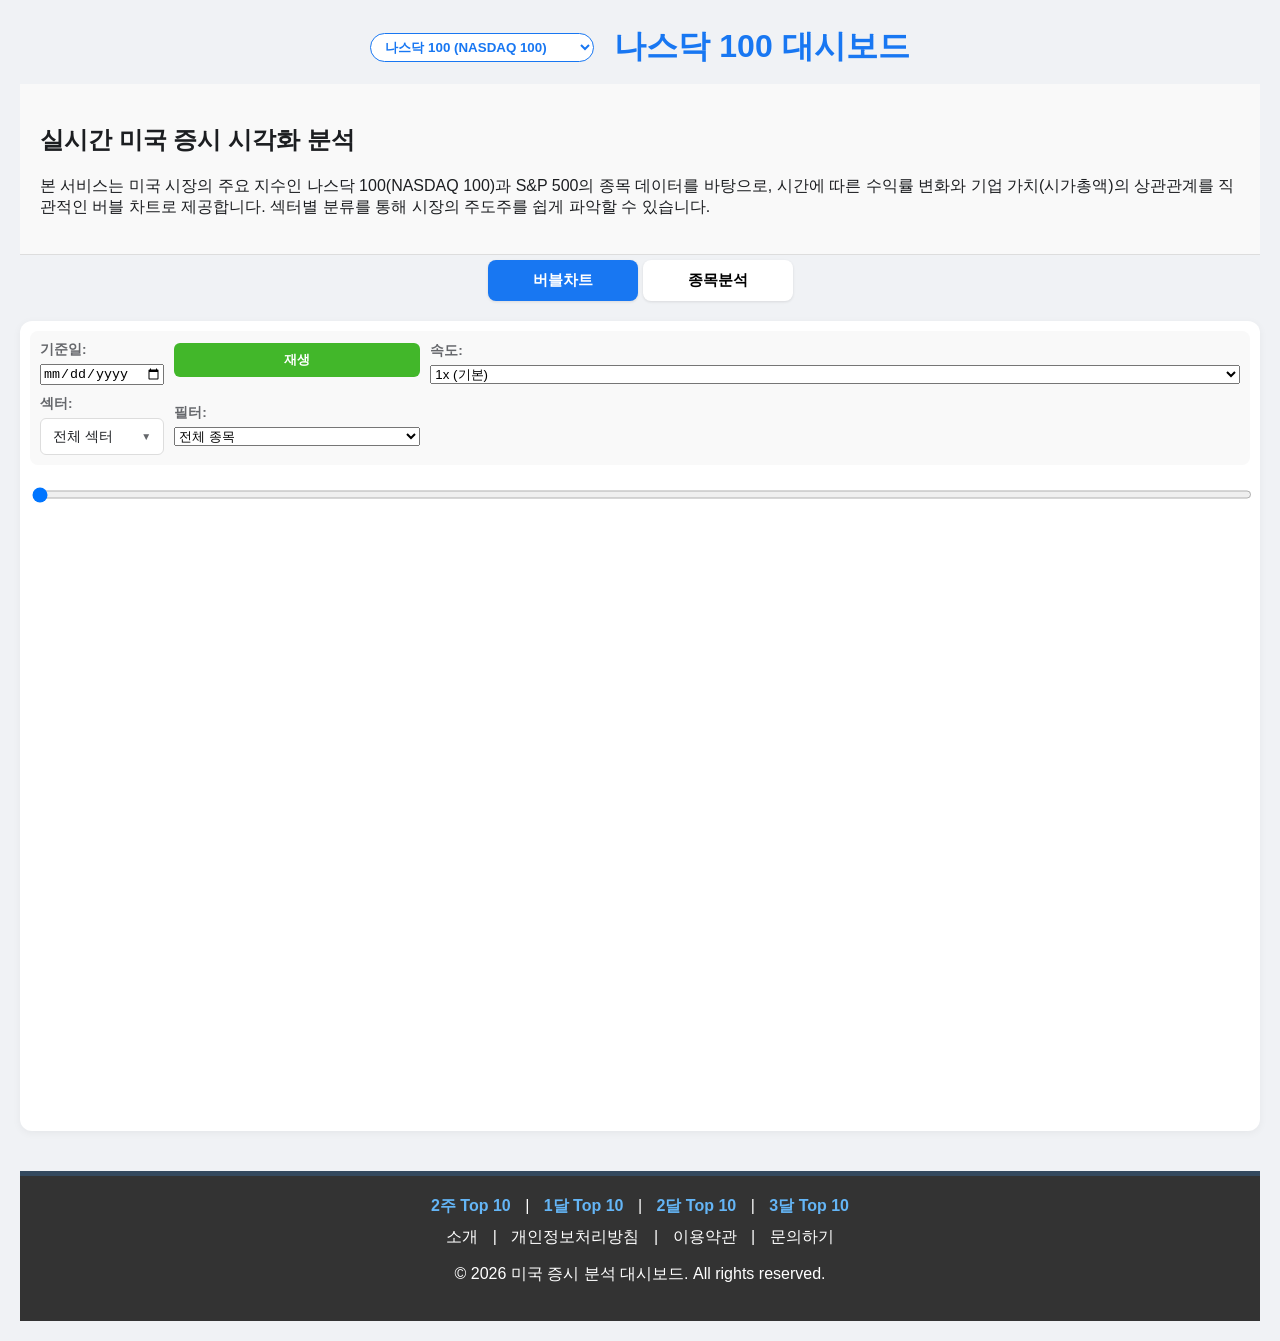
<file: index.html>
<!DOCTYPE html>
<html lang="ko">
<head>
    <meta charset="UTF-8">
    <meta name="viewport" content="width=device-width, initial-scale=1.0, maximum-scale=1.0, user-scalable=no">
    <title>미국 증시 분석 대시보드 - 나스닥 100 & S&P 500 시각화</title>
    <meta name="description" content="미국 증시의 나스닥 100, S&P 500 지수 및 개별 종목의 수익률과 시가총액 변화를 무빙 버블 차트로 시각화하여 분석합니다.">
    <script src="https://code.highcharts.com/stock/highstock.js"></script>
    <script src="https://code.highcharts.com/highcharts-more.js"></script>
    <script src="https://code.highcharts.com/stock/modules/data.js"></script>
    <script src="https://code.highcharts.com/stock/modules/exporting.js"></script>
    <script src="https://code.highcharts.com/stock/modules/accessibility.js"></script>
    <link rel="stylesheet" href="style.css">
    <script async src="https://pagead2.googlesyndication.com/pagead/js/adsbygoogle.js?client=ca-pub-3729084296175196"
    crossorigin="anonymous">
    </script>
</head>
<body>
    <header class="dashboard-header">
        <select id="dashboard-select">
            <option value="NASDAQ100">나스닥 100 (NASDAQ 100)</option>
            <option value="SP500">S&P 500 (Standard & Poor's)</option>
            <option value="SP500_EX_NDX">S&P 500 (나스닥 100 제외)</option>
        </select>
        <h1 id="dashboard-title">나스닥 100 대시보드</h1>
    </header>

    <main>
        <section id="service-description" style="padding: 20px; background: #f9f9f9; border-bottom: 1px solid #ddd;">
            <h2>실시간 미국 증시 시각화 분석</h2>
            <p>본 서비스는 미국 시장의 주요 지수인 나스닥 100(NASDAQ 100)과 S&P 500의 종목 데이터를 바탕으로, 시간에 따른 수익률 변화와 기업 가치(시가총액)의 상관관계를 직관적인 버블 차트로 제공합니다. 섹터별 분류를 통해 시장의 주도주를 쉽게 파악할 수 있습니다.</p>
        </section>

        <div class="tabs">
            <button class="tab-link active" onclick="openTab(event, 'bubble-tab')">버블차트</button>
            <button class="tab-link" onclick="openTab(event, 'analysis-tab')">종목분석</button>
        </div>

        <!-- 1. 무빙 버블차트 탭 -->
        <div id="bubble-tab" class="tab-content active">
            <div id="bubble-section">
                <div class="bubble-controls">
                    <div class="control-group">
                        <label>기준일:</label>
                        <input type="date" id="bubble-start-date">
                    </div>
                    <div class="control-group">
                        <button id="play-bubble">재생</button>
                        <span id="current-bubble-date"></span>
                    </div>
                    <div class="control-group">
                        <label>속도:</label>
                        <select id="speed-control">
                            <option value="0.25">0.25x</option>
                            <option value="0.75">0.75x</option>
                            <option value="1" selected>1x (기본)</option>
                            <option value="1.25">1.25x</option>
                            <option value="1.5">1.5x</option>
                            <option value="1.75">1.75x</option>
                            <option value="2">2x</option>
                            <option value="3">3x</option>
                            <option value="4">4x</option>
                        </select>
                    </div>
                    <div class="control-group">
                        <label>섹터:</label>
                        <div class="multi-select" id="sector-multi-select">
                            <div class="select-box" onclick="toggleSectorDropdown()">
                                <span id="selected-sectors-text">전체 섹터</span>
                                <span class="arrow">▼</span>
                            </div>
                            <div class="checkboxes" id="sector-checkboxes">
                                <label><input type="checkbox" value="all" checked onchange="handleSectorChange(this)"> 전체 선택</label>
                                <label><input type="checkbox" value="Mag7" onchange="handleSectorChange(this)"> Mag 7 (빅테크)</label>
                                <label><input type="checkbox" value="Semicon" onchange="handleSectorChange(this)"> 반도체</label>
                                <label><input type="checkbox" value="Software" onchange="handleSectorChange(this)"> 소프트웨어/보안</label>
                                <label><input type="checkbox" value="Consumer" onchange="handleSectorChange(this)"> 소비재/리테일</label>
                                <label><input type="checkbox" value="BioHealth" onchange="handleSectorChange(this)"> 바이오/헬스케어</label>
                                <label><input type="checkbox" value="MediaComm" onchange="handleSectorChange(this)"> 미디어/통신</label>
                                <label><input type="checkbox" value="Financial" onchange="handleSectorChange(this)"> 금융</label>
                                <label><input type="checkbox" value="Energy" onchange="handleSectorChange(this)"> 에너지/화학</label>
                                <label><input type="checkbox" value="Industrial" onchange="handleSectorChange(this)"> 산업재/장비</label>
                                <label><input type="checkbox" value="Transport" onchange="handleSectorChange(this)"> 물류/운송</label>
                                <label><input type="checkbox" value="Utility" onchange="handleSectorChange(this)"> 유틸리티/인프라</label>
                            </div>
                        </div>
                    </div>
                    <div class="control-group">
                        <label>필터:</label>
                        <select id="bubble-filter">
                            <option value="all">전체 종목</option>
                            <optgroup label="섹터 주도주 (Top 5)">
                                <option value="sector-top-1w">기준일 이전 1주 섹터별 Top 5</option>
                                <option value="sector-top-1m">기준일 이전 1달 섹터별 Top 5</option>
                            </optgroup>
                            <optgroup label="시총 변동 (상승 Top 10 - 오늘자 기준)">
                                <option value="mcap-up-1w">최근 1주 상승률 Top 10</option>
                                <option value="mcap-up-2w">최근 2주 상승률 Top 10</option>
                                <option value="mcap-up-1m">최근 1달 상승률 Top 10</option>
                                <option value="mcap-up-2m">최근 2개월 상승률 Top 10</option>
                                <option value="mcap-up-3m">최근 3달 상승률 Top 10</option>
                                <option value="mcap-up-1y">최근 1년 상승률 Top 10</option>
                            </optgroup>
                            <optgroup label="시총 변동 (하락 Top 10)">
                                <option value="mcap-down-1w">기준일 이전 1주 하락률 Top 10</option>
                                <option value="mcap-down-1m">기준일 이전 1달 하락률 Top 10</option>
                                <option value="mcap-down-3m">기준일 이전 3달 하락률 Top 10</option>
                                <option value="mcap-down-1y">기준일 이전 1년 하락률 Top 10</option>
                            </optgroup>
                            <optgroup label="거래량 변동 (Top 10)">
                                <option value="vol-up-1w">기준일 이전 1주 거래량 급증 Top 10</option>
                                <option value="vol-up-1m">기준일 이전 1달 거래량 급증 Top 10</option>
                                <option value="vol-down-1w">기준일 이전 1주 거래량 급감 Top 10</option>
                                <option value="vol-down-1m">기준일 이전 1달 거래량 급감 Top 10</option>
                            </optgroup>
                        </select>
                    </div>
                </div>
                <div class="timeline-container">
                    <input type="range" id="date-slider" min="0" max="100" value="0">
                </div>
                <div id="bubble-container" class="chart-container"></div>
            </div>
        </div>

        <!-- 2. 종목 분석 탭 -->
        <div id="analysis-tab" class="tab-content">
            <div class="controls">
                <div class="search-box">
                    <input type="text" id="stock-search" placeholder="검색...">
                    <select id="stock-select"></select>
                </div>
                <div class="timeframe-box">
                    <button id="timeframe-daily" class="active">일봉</button>
                    <button id="timeframe-weekly">주봉</button>
                    <button id="timeframe-monthly">월봉</button>
                </div>
                <div class="date-box">
                    <input type="date" id="start-date">
                    <span>~</span>
                    <input type="date" id="end-date">
                </div>
            </div>
            
            <div id="recommendation">
                <h3><span id="stock-name"></span> (<span id="stock-code"></span>)</h3>
            </div>
            <div id="container" class="chart-container"></div>
        </div>
    </main>

    <footer class="dashboard-footer" style="padding: 20px; background: #333; color: #fff; text-align: center; margin-top: 40px;">
        <div class="footer-links" style="margin-bottom: 10px;">
            <a href="top-2w.html" style="color: #64b5f6; margin: 0 10px; text-decoration: none; font-weight: bold;">2주 Top 10</a> |
            <a href="top-1m.html" style="color: #64b5f6; margin: 0 10px; text-decoration: none; font-weight: bold;">1달 Top 10</a> |
            <a href="top-2m.html" style="color: #64b5f6; margin: 0 10px; text-decoration: none; font-weight: bold;">2달 Top 10</a> |
            <a href="top-3m.html" style="color: #64b5f6; margin: 0 10px; text-decoration: none; font-weight: bold;">3달 Top 10</a>
        </div>
        <div class="footer-links" style="margin-bottom: 10px;">
            <a href="about.html" style="color: #fff; margin: 0 10px; text-decoration: none;">소개</a> |
            <a href="privacy.html" style="color: #fff; margin: 0 10px; text-decoration: none;">개인정보처리방침</a> |
            <a href="terms.html" style="color: #fff; margin: 0 10px; text-decoration: none;">이용약관</a> |
            <a href="contact.html" style="color: #fff; margin: 0 10px; text-decoration: none;">문의하기</a>
        </div>
        <p>&copy; 2026 미국 증시 분석 대시보드. All rights reserved.</p>
    </footer>
    <script src="counter.js?v=20260316_v2"></script>
    <script src="main.js"></script>
</body>
</html>
</file>
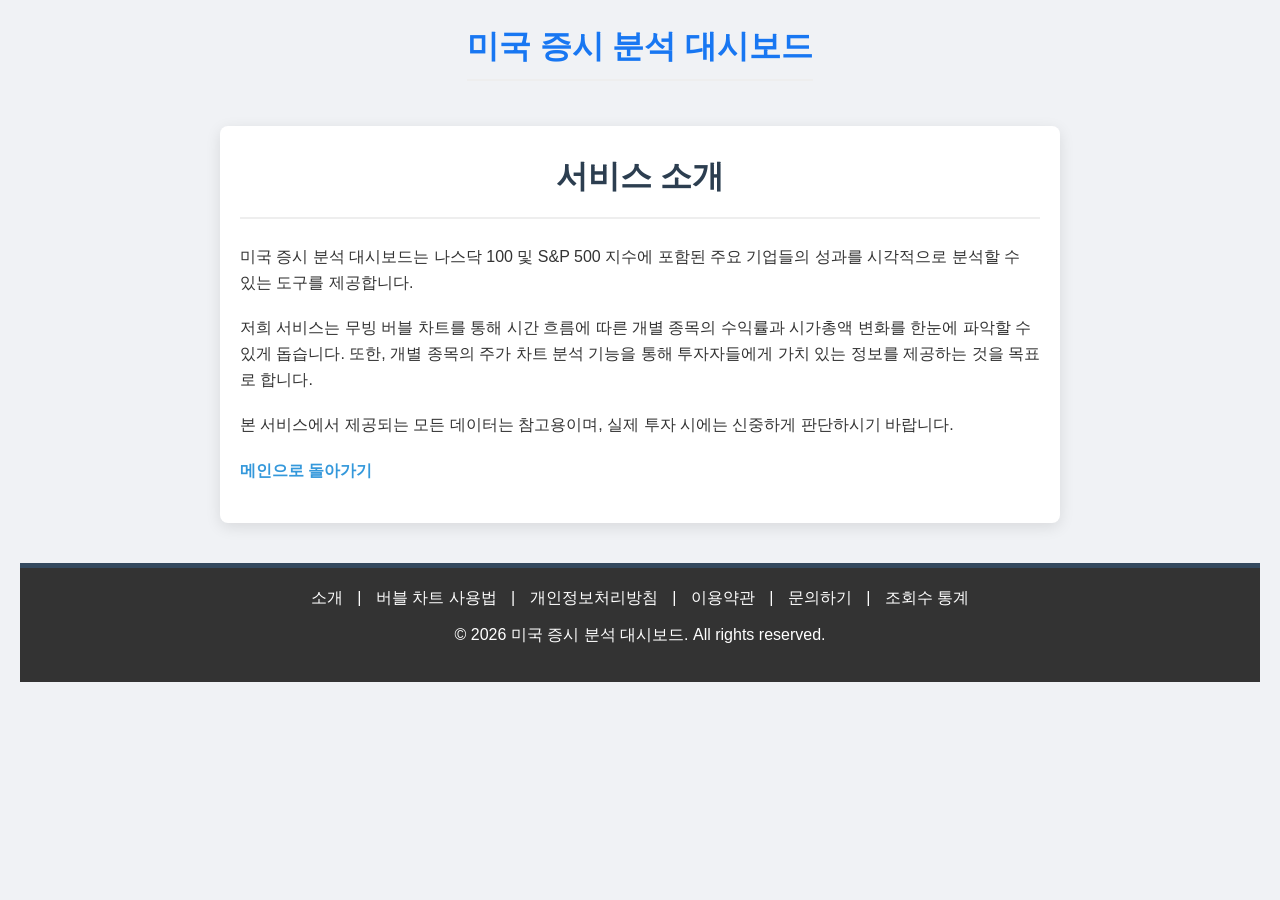
<file: about.html>
<!DOCTYPE html>
<html lang="ko">
<head>
    <meta charset="UTF-8">
    <meta name="viewport" content="width=device-width, initial-scale=1.0">
    <title>소개 - 미국 증시 분석 대시보드</title>
    <link rel="stylesheet" href="style.css">
    <style>
        .content-page { max-width: 800px; margin: 40px auto; padding: 20px; line-height: 1.6; }
        h1 { border-bottom: 2px solid #eee; padding-bottom: 10px; }
    </style>
    <script async src="https://pagead2.googlesyndication.com/pagead/js/adsbygoogle.js?client=ca-pub-3729084296175196"
    crossorigin="anonymous"></script>
</head>
<body>
    <header class="dashboard-header">
        <h1 onclick="location.href='index.html'" style="cursor:pointer">미국 증시 분석 대시보드</h1>
    </header>

    <div class="content-page">
        <h1>서비스 소개</h1>
        <p>미국 증시 분석 대시보드는 나스닥 100 및 S&P 500 지수에 포함된 주요 기업들의 성과를 시각적으로 분석할 수 있는 도구를 제공합니다.</p>
        <p>저희 서비스는 무빙 버블 차트를 통해 시간 흐름에 따른 개별 종목의 수익률과 시가총액 변화를 한눈에 파악할 수 있게 돕습니다. 또한, 개별 종목의 주가 차트 분석 기능을 통해 투자자들에게 가치 있는 정보를 제공하는 것을 목표로 합니다.</p>
        <p>본 서비스에서 제공되는 모든 데이터는 참고용이며, 실제 투자 시에는 신중하게 판단하시기 바랍니다.</p>
        <p><a href="index.html">메인으로 돌아가기</a></p>
    </div>

    <footer class="dashboard-footer" style="padding: 20px; background: #333; color: #fff; text-align: center; margin-top: 40px;">
        <div class="footer-links" style="margin-bottom: 10px;">
            <a href="about.html" style="color: #fff; margin: 0 10px; text-decoration: none;">소개</a> |
            <a href="bubble-guide.html" style="color: #fff; margin: 0 10px; text-decoration: none;">버블 차트 사용법</a> |
            <a href="privacy.html" style="color: #fff; margin: 0 10px; text-decoration: none;">개인정보처리방침</a> |
            <a href="terms.html" style="color: #fff; margin: 0 10px; text-decoration: none;">이용약관</a> |
            <a href="contact.html" style="color: #fff; margin: 0 10px; text-decoration: none;">문의하기</a> |
            <a href="admin.html" style="color: #fff; margin: 0 10px; text-decoration: none;">조회수 통계</a>
        </div>
        <p>&copy; 2026 미국 증시 분석 대시보드. All rights reserved.</p>
    </footer>
<script src="counter.js?v=20260316_v2"></script>
</body>
</html>
</file>
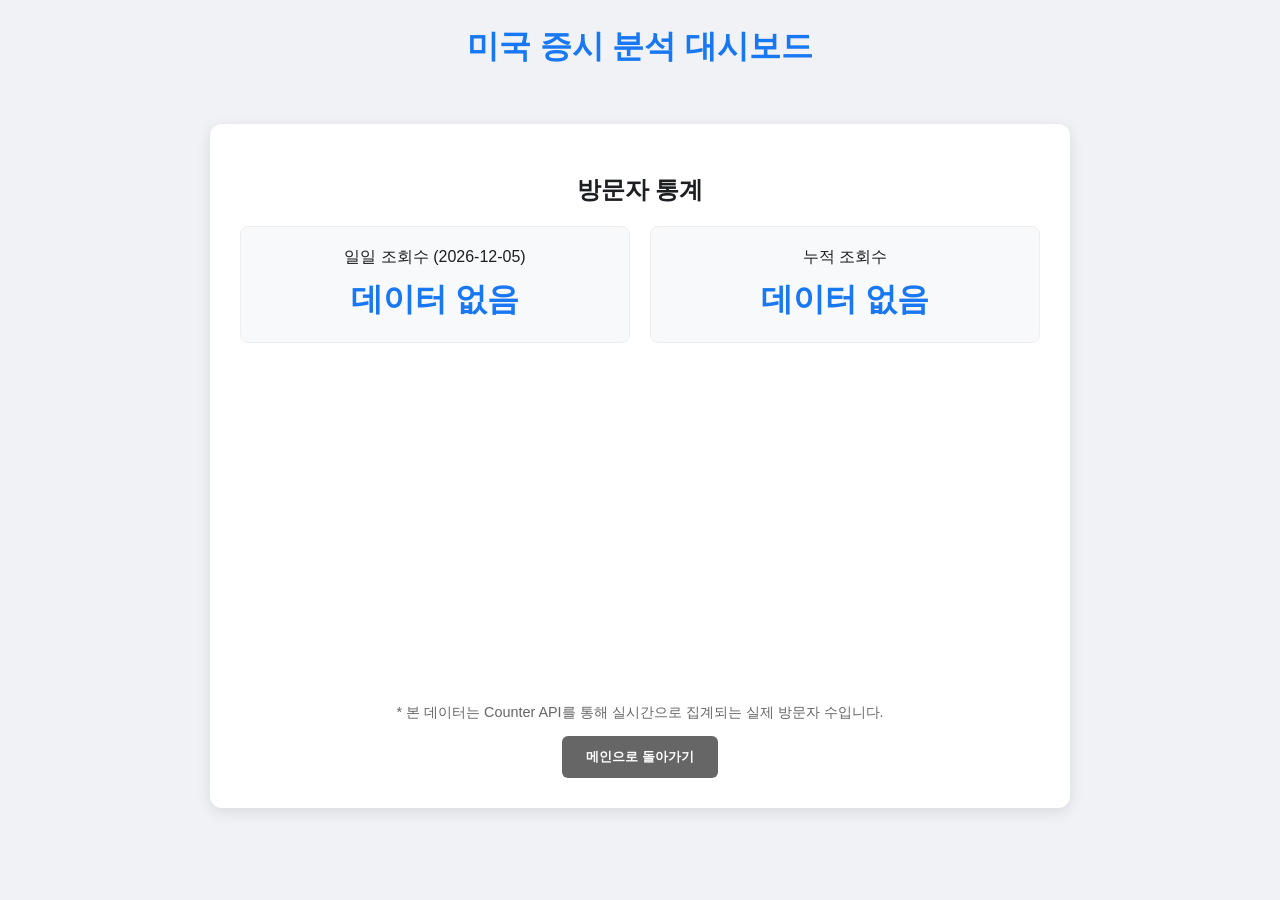
<file: admin.html>
<!DOCTYPE html>
<html lang="ko">
<head>
    <meta charset="UTF-8">
    <meta name="viewport" content="width=device-width, initial-scale=1.0">
    <title>관리자 통계 - 미국 증시 분석 대시보드</title>
    <link rel="stylesheet" href="style.css">
    <script src="https://code.highcharts.com/highcharts.js"></script>
    <style>
        .stats-container {
            max-width: 800px;
            margin: 50px auto;
            padding: 30px;
            background: #fff;
            border-radius: 12px;
            box-shadow: 0 4px 15px rgba(0,0,0,0.1);
            text-align: center;
        }
        .stats-grid { display: grid; grid-template-columns: 1fr 1fr; gap: 20px; margin-top: 20px; }
        .stat-card { padding: 20px; background: #f8f9fa; border-radius: 8px; border: 1px solid #eee; }
        .stat-value { font-size: 2em; font-weight: bold; color: #1877f2; margin-top: 10px; }
        #trend-chart-container { margin-top: 30px; height: 300px; }
        .login-btn { padding: 12px 24px; background: #666; color: white; border: none; border-radius: 6px; font-weight: bold; cursor: pointer; }
        #admin-content { display: none; }
    </style>
</head>
<body>
    <header class="dashboard-header">
        <h1 onclick="location.href='index.html'" style="cursor:pointer">미국 증시 분석 대시보드</h1>
    </header>

    <div id="admin-content">
        <div id="stats-section" class="stats-container">
            <h2>방문자 통계</h2>
            <div class="stats-grid">
                <div class="stat-card">
                    <div id="daily-label">일일 조회수</div>
                    <div class="stat-value" id="daily-views">불러오는 중...</div>
                </div>
                <div class="stat-card">
                    <div>누적 조회수</div>
                    <div class="stat-value" id="total-views">불러오는 중...</div>
                </div>
            </div>
            
            <div id="trend-chart-container"></div>

            <div style="margin-top: 30px;">
                <p style="font-size: 0.9em; color: #666;">* 본 데이터는 Counter API를 통해 실시간으로 집계되는 실제 방문자 수입니다.</p>
                <button class="login-btn" onclick="location.href='index.html'">메인으로 돌아가기</button>
            </div>
        </div>
    </div>

    <script src="counter.js?v=20260316_v2"></script>
    <script>
        (function() {
            // Remove authentication check as requested
            document.getElementById('admin-content').style.display = 'block';
            initStats();
        })();

        async function initStats() {
            // Set current date on label
            const now = new Date();
            const dateStr = `${now.getFullYear()}-${String(now.getMonth()+1).padStart(2,'0')}-${String(now.getDate()).padStart(2,'0')}`;
            const labelEl = document.getElementById('daily-label');
            if (labelEl) labelEl.textContent = `일일 조회수 (${dateStr})`;

            await loadStats();
        }

        async function loadStats() {
            const dailyEl = document.getElementById('daily-views');
            const totalEl = document.getElementById('total-views');

            try {
                // 병렬로 통계와 트렌드 데이터를 불러옵니다.
                const [stats, trend] = await Promise.all([
                    getVisitStats(),
                    getVisitTrend()
                ]);
                
                if (dailyEl) dailyEl.textContent = stats.daily !== null ? stats.daily.toLocaleString() : '데이터 없음';
                if (totalEl) totalEl.textContent = stats.total !== null ? stats.total.toLocaleString() : '데이터 없음';

                // Render Trend Chart with fetched data
                renderTrendChart(trend);
            } catch (e) {
                console.error('Stats load failed:', e);
                if (dailyEl) dailyEl.textContent = 'Error';
                if (totalEl) totalEl.textContent = 'Error';
            }
        }

        function renderTrendChart(trend) {
            try {
                const categories = trend.map(t => t.date);
                const data = trend.map(t => t.count);

                Highcharts.chart('trend-chart-container', {
                    chart: { type: 'line' },
                    title: { text: '조회수 트렌드' },
                    xAxis: { categories: categories },
                    yAxis: { title: { text: '조회수' } },
                    series: [{
                        name: '일일 조회수',
                        data: data,
                        color: '#1877f2'
                    }],
                    credits: { enabled: false }
                });
            } catch (e) {
                console.error('Trend chart render failed:', e);
            }
        }
    </script>
</body>
</html>
</file>
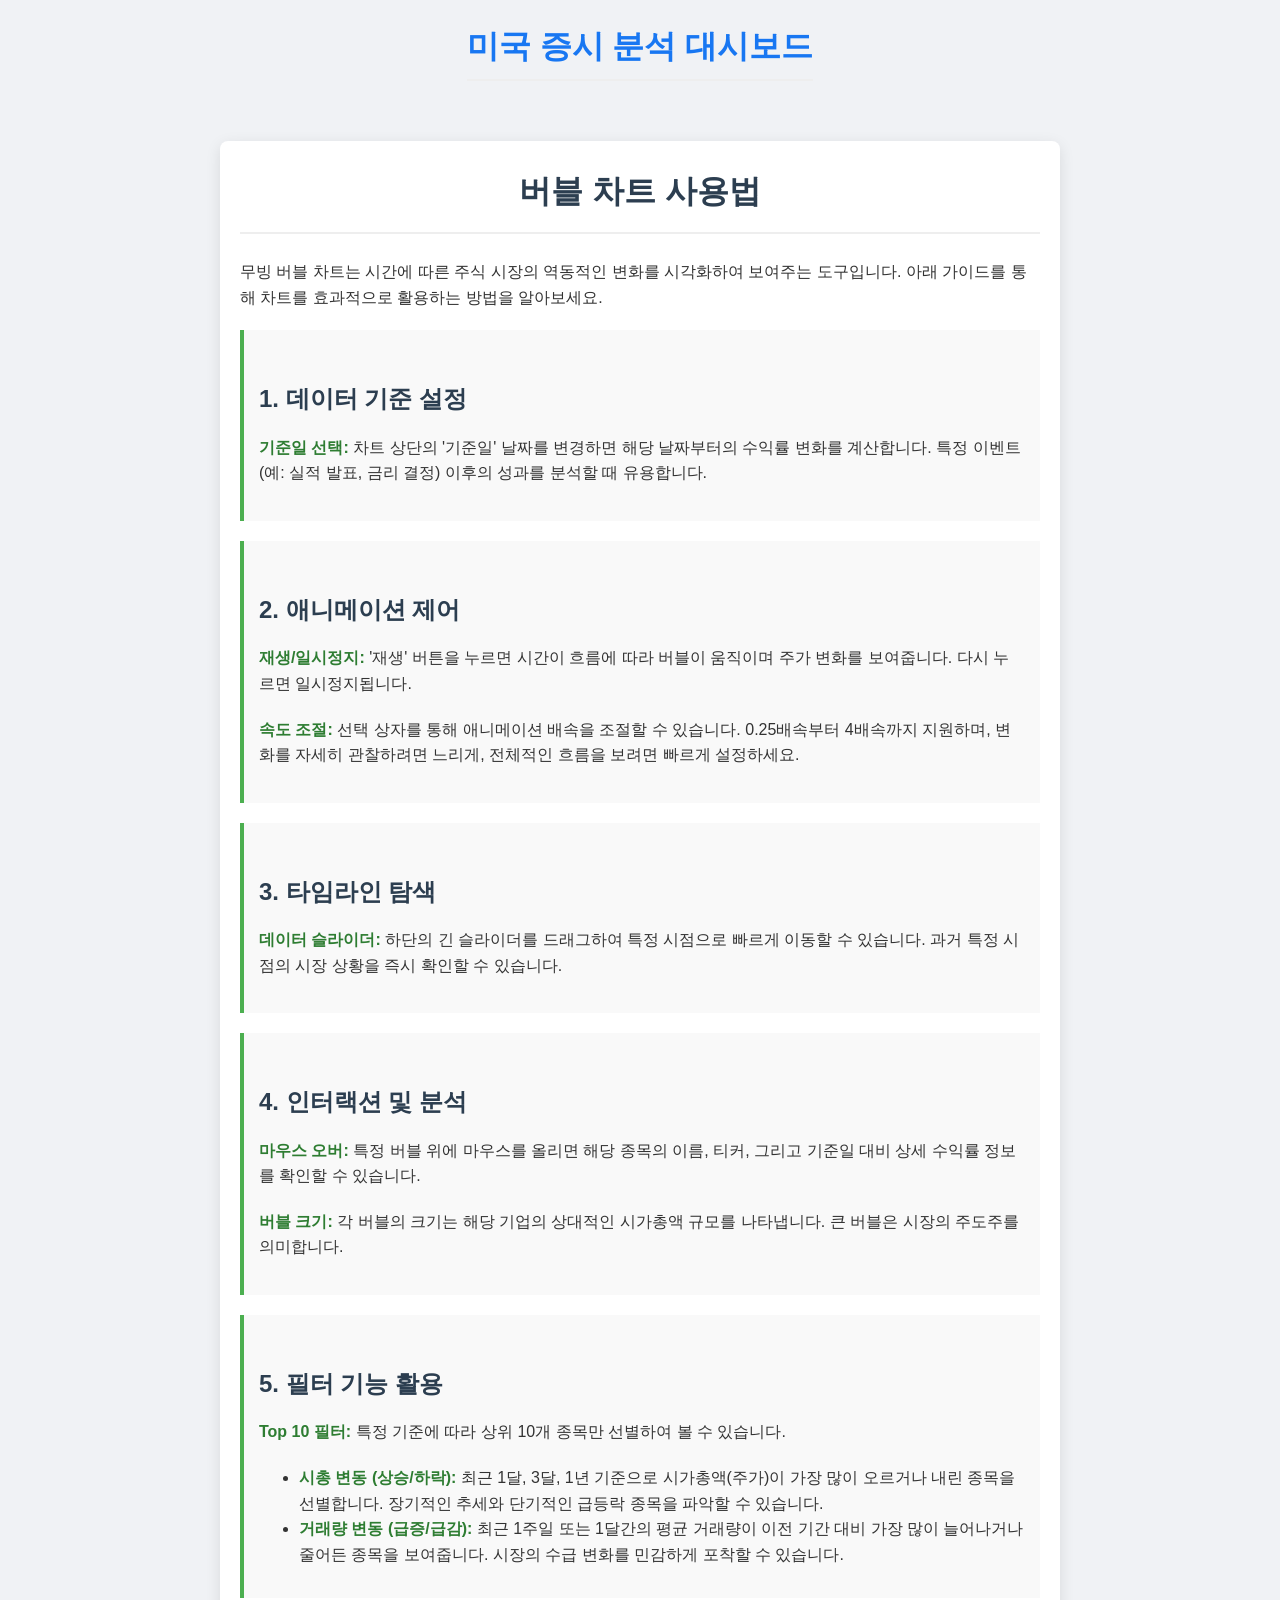
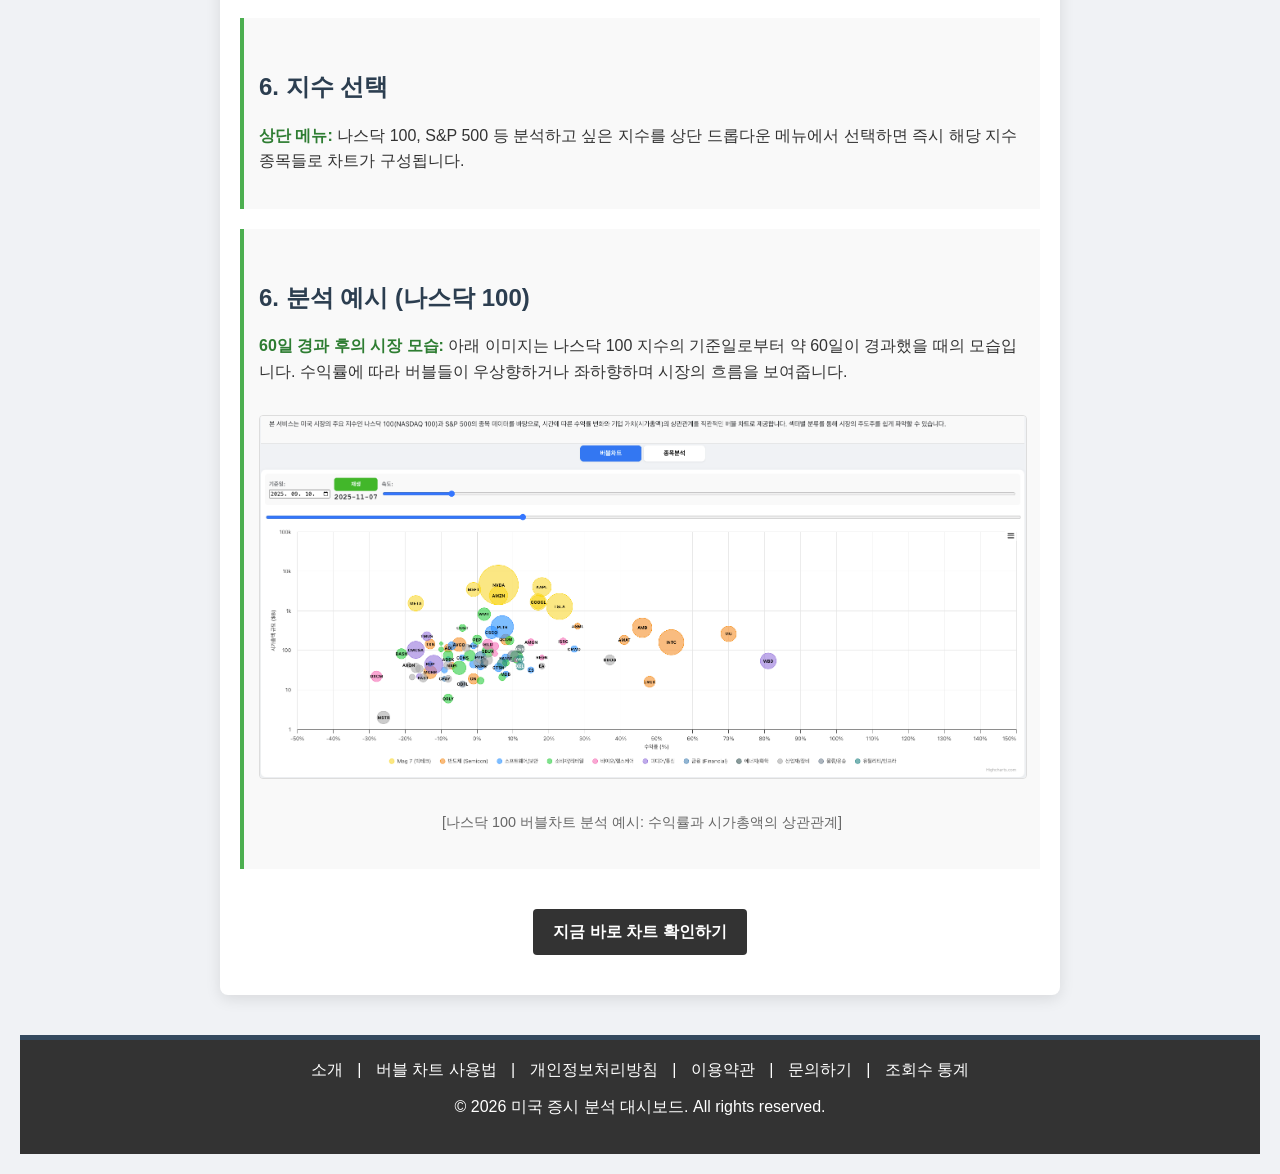
<file: bubble-guide.html>
<!DOCTYPE html>
<html lang="ko">
<head>
    <meta charset="UTF-8">
    <meta name="viewport" content="width=device-width, initial-scale=1.0">
    <title>버블 차트 사용법 - 미국 증시 분석 대시보드</title>
    <link rel="stylesheet" href="style.css">
    <style>
        .content-page { max-width: 800px; margin: 40px auto; padding: 20px; line-height: 1.6; }
        h1 { border-bottom: 2px solid #eee; padding-bottom: 10px; margin-bottom: 20px; }
        h2 { margin-top: 30px; color: #333; }
        .guide-step { margin-bottom: 20px; padding: 15px; background: #f9f9f9; border-left: 4px solid #4CAF50; }
        .guide-step strong { color: #2e7d32; }
        img.guide-img { max-width: 100%; height: auto; border: 1px solid #ddd; margin: 10px 0; border-radius: 4px; }
    </style>
    <script async src="https://pagead2.googlesyndication.com/pagead/js/adsbygoogle.js?client=ca-pub-3729084296175196"
    crossorigin="anonymous"></script>
</head>
<body>
    <header class="dashboard-header">
        <h1 onclick="location.href='index.html'" style="cursor:pointer">미국 증시 분석 대시보드</h1>
    </header>

    <div class="content-page">
        <h1>버블 차트 사용법</h1>
        
        <p>무빙 버블 차트는 시간에 따른 주식 시장의 역동적인 변화를 시각화하여 보여주는 도구입니다. 아래 가이드를 통해 차트를 효과적으로 활용하는 방법을 알아보세요.</p>

        <div class="guide-step">
            <h2>1. 데이터 기준 설정</h2>
            <p><strong>기준일 선택:</strong> 차트 상단의 '기준일' 날짜를 변경하면 해당 날짜부터의 수익률 변화를 계산합니다. 특정 이벤트(예: 실적 발표, 금리 결정) 이후의 성과를 분석할 때 유용합니다.</p>
        </div>

        <div class="guide-step">
            <h2>2. 애니메이션 제어</h2>
            <p><strong>재생/일시정지:</strong> '재생' 버튼을 누르면 시간이 흐름에 따라 버블이 움직이며 주가 변화를 보여줍니다. 다시 누르면 일시정지됩니다.</p>
            <p><strong>속도 조절:</strong> 선택 상자를 통해 애니메이션 배속을 조절할 수 있습니다. 0.25배속부터 4배속까지 지원하며, 변화를 자세히 관찰하려면 느리게, 전체적인 흐름을 보려면 빠르게 설정하세요.</p>
        </div>

        <div class="guide-step">
            <h2>3. 타임라인 탐색</h2>
            <p><strong>데이터 슬라이더:</strong> 하단의 긴 슬라이더를 드래그하여 특정 시점으로 빠르게 이동할 수 있습니다. 과거 특정 시점의 시장 상황을 즉시 확인할 수 있습니다.</p>
        </div>

        <div class="guide-step">
            <h2>4. 인터랙션 및 분석</h2>
            <p><strong>마우스 오버:</strong> 특정 버블 위에 마우스를 올리면 해당 종목의 이름, 티커, 그리고 기준일 대비 상세 수익률 정보를 확인할 수 있습니다.</p>
            <p><strong>버블 크기:</strong> 각 버블의 크기는 해당 기업의 상대적인 시가총액 규모를 나타냅니다. 큰 버블은 시장의 주도주를 의미합니다.</p>
        </div>

        <div class="guide-step">
            <h2>5. 필터 기능 활용</h2>
            <p><strong>Top 10 필터:</strong> 특정 기준에 따라 상위 10개 종목만 선별하여 볼 수 있습니다.</p>
            <ul>
                <li><strong>시총 변동 (상승/하락):</strong> 최근 1달, 3달, 1년 기준으로 시가총액(주가)이 가장 많이 오르거나 내린 종목을 선별합니다. 장기적인 추세와 단기적인 급등락 종목을 파악할 수 있습니다.</li>
                <li><strong>거래량 변동 (급증/급감):</strong> 최근 1주일 또는 1달간의 평균 거래량이 이전 기간 대비 가장 많이 늘어나거나 줄어든 종목을 보여줍니다. 시장의 수급 변화를 민감하게 포착할 수 있습니다.</li>
            </ul>
        </div>

        <div class="guide-step">
            <h2>6. 지수 선택</h2>
            <p><strong>상단 메뉴:</strong> 나스닥 100, S&P 500 등 분석하고 싶은 지수를 상단 드롭다운 메뉴에서 선택하면 즉시 해당 지수 종목들로 차트가 구성됩니다.</p>
        </div>

        <div class="guide-step">
            <h2>6. 분석 예시 (나스닥 100)</h2>
            <p><strong>60일 경과 후의 시장 모습:</strong> 아래 이미지는 나스닥 100 지수의 기준일로부터 약 60일이 경과했을 때의 모습입니다. 수익률에 따라 버블들이 우상향하거나 좌하향하며 시장의 흐름을 보여줍니다.</p>
            <div style="text-align: center; margin: 20px 0;">
                <img src="docs/screenshots/nasdaq-60days.png" alt="나스닥 100 버블차트 60일 경과 예시" class="guide-img" onerror="this.src='https://via.placeholder.com/800x450?text=NASDAQ+60-Day+Bubble+Chart+Snapshot'">
                <p style="font-size: 0.9em; color: #666;">[나스닥 100 버블차트 분석 예시: 수익률과 시가총액의 상관관계]</p>
            </div>
        </div>

        <p style="margin-top: 40px; text-align: center;">
            <a href="index.html" style="display: inline-block; padding: 10px 20px; background: #333; color: #fff; text-decoration: none; border-radius: 4px;">지금 바로 차트 확인하기</a>
        </p>
    </div>

    <footer class="dashboard-footer" style="padding: 20px; background: #333; color: #fff; text-align: center; margin-top: 40px;">
        <div class="footer-links" style="margin-bottom: 10px;">
            <a href="about.html" style="color: #fff; margin: 0 10px; text-decoration: none;">소개</a> |
            <a href="bubble-guide.html" style="color: #fff; margin: 0 10px; text-decoration: none;">버블 차트 사용법</a> |
            <a href="privacy.html" style="color: #fff; margin: 0 10px; text-decoration: none;">개인정보처리방침</a> |
            <a href="terms.html" style="color: #fff; margin: 0 10px; text-decoration: none;">이용약관</a> |
            <a href="contact.html" style="color: #fff; margin: 0 10px; text-decoration: none;">문의하기</a> |
            <a href="admin.html" style="color: #fff; margin: 0 10px; text-decoration: none;">조회수 통계</a>
        </div>
        <p>&copy; 2026 미국 증시 분석 대시보드. All rights reserved.</p>
    </footer>
<script src="counter.js?v=20260316_v2"></script>
</body>
</html>
</file>
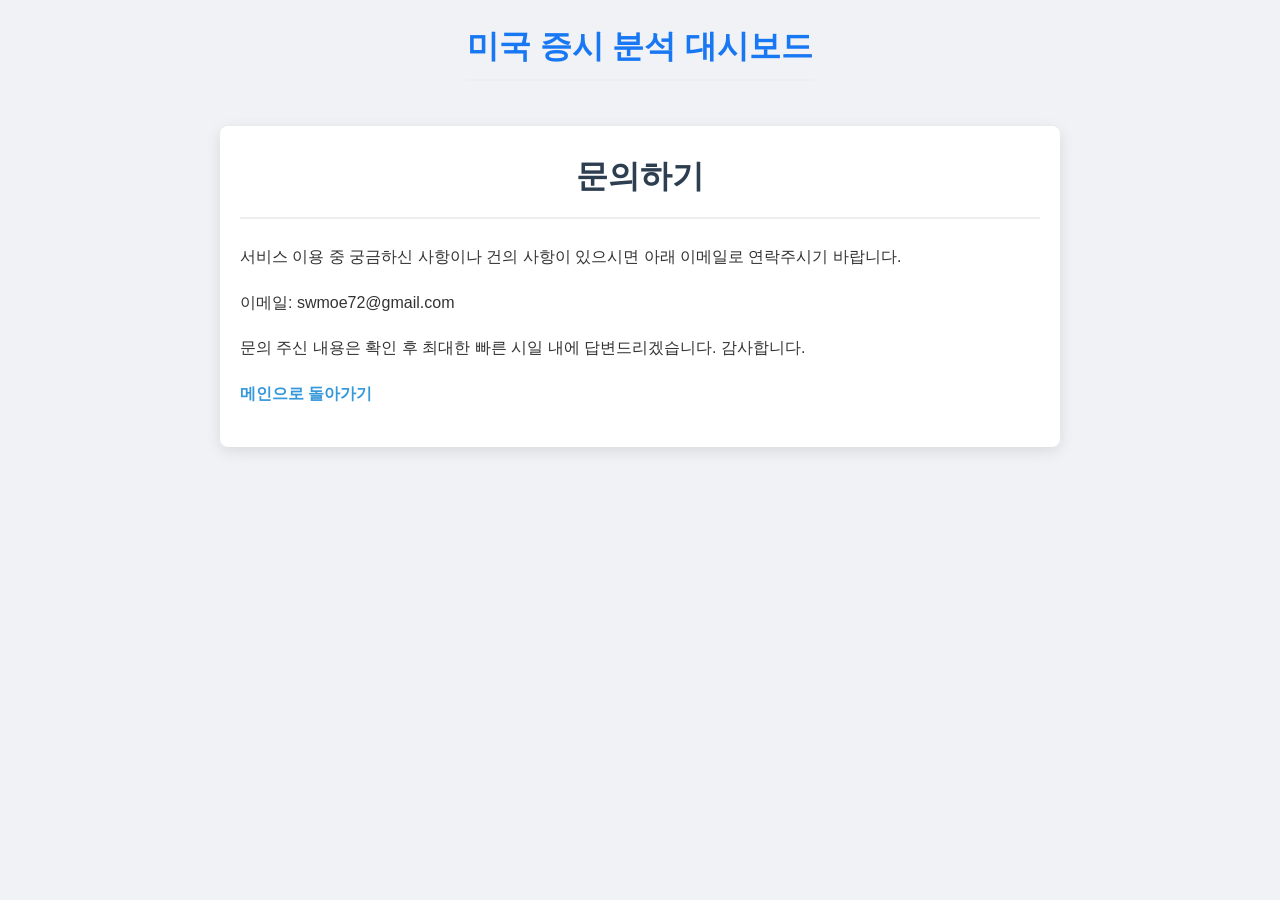
<file: contact.html>
<!DOCTYPE html>
<html lang="ko">
<head>
    <meta charset="UTF-8">
    <meta name="viewport" content="width=device-width, initial-scale=1.0">
    <title>문의하기 - 미국 증시 분석 대시보드</title>
    <link rel="stylesheet" href="style.css">
    <style>
        .content-page { max-width: 800px; margin: 40px auto; padding: 20px; line-height: 1.6; }
        h1 { border-bottom: 2px solid #eee; padding-bottom: 10px; }
    </style>
    <script async src="https://pagead2.googlesyndication.com/pagead/js/adsbygoogle.js?client=ca-pub-3729084296175196"
    crossorigin="anonymous"></script>
</head>
<body>
    <header class="dashboard-header">
        <h1 onclick="location.href='index.html'" style="cursor:pointer">미국 증시 분석 대시보드</h1>
    </header>

    <div class="content-page">
        <h1>문의하기</h1>
        <p>서비스 이용 중 궁금하신 사항이나 건의 사항이 있으시면 아래 이메일로 연락주시기 바랍니다.</p>
        <p>이메일: swmoe72@gmail.com</p>
        <p>문의 주신 내용은 확인 후 최대한 빠른 시일 내에 답변드리겠습니다. 감사합니다.</p>
        <p><a href="index.html">메인으로 돌아가기</a></p>
    </div>
<script src="counter.js?v=20260316_v2"></script>
</body>
</html>
</file>
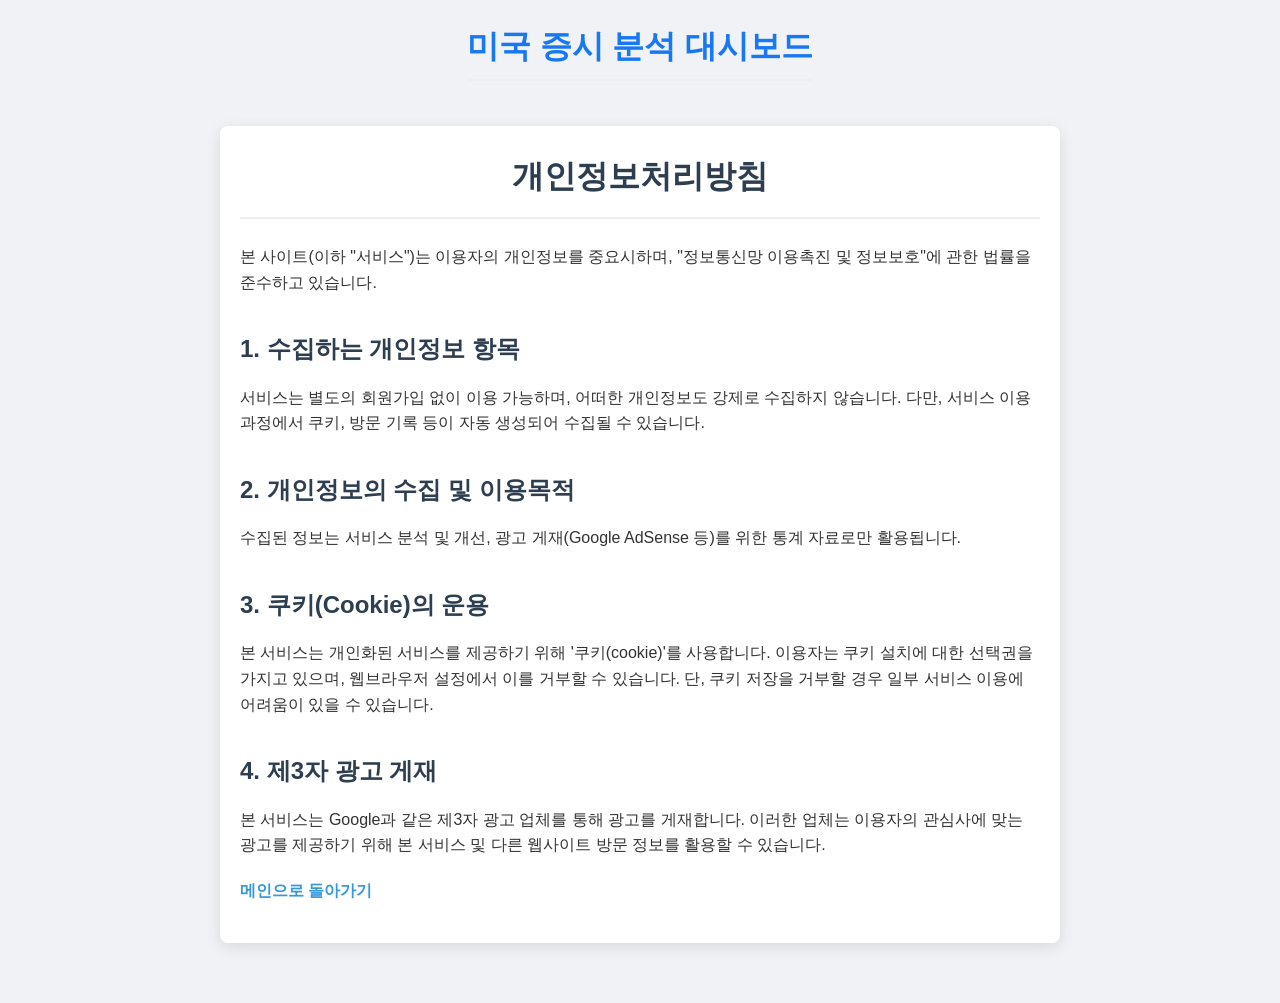
<file: privacy.html>
<!DOCTYPE html>
<html lang="ko">
<head>
    <meta charset="UTF-8">
    <meta name="viewport" content="width=device-width, initial-scale=1.0">
    <title>개인정보처리방침 - 미국 증시 분석 대시보드</title>
    <link rel="stylesheet" href="style.css">
    <style>
        .content-page { max-width: 800px; margin: 40px auto; padding: 20px; line-height: 1.6; }
        h1 { border-bottom: 2px solid #eee; padding-bottom: 10px; }
        h2 { margin-top: 30px; }
    </style>
    <script async src="https://pagead2.googlesyndication.com/pagead/js/adsbygoogle.js?client=ca-pub-3729084296175196"
    crossorigin="anonymous"></script>
</head>
<body>
    <header class="dashboard-header">
        <h1 onclick="location.href='index.html'" style="cursor:pointer">미국 증시 분석 대시보드</h1>
    </header>

    <div class="content-page">
        <h1>개인정보처리방침</h1>
        <p>본 사이트(이하 "서비스")는 이용자의 개인정보를 중요시하며, "정보통신망 이용촉진 및 정보보호"에 관한 법률을 준수하고 있습니다.</p>
        
        <h2>1. 수집하는 개인정보 항목</h2>
        <p>서비스는 별도의 회원가입 없이 이용 가능하며, 어떠한 개인정보도 강제로 수집하지 않습니다. 다만, 서비스 이용 과정에서 쿠키, 방문 기록 등이 자동 생성되어 수집될 수 있습니다.</p>

        <h2>2. 개인정보의 수집 및 이용목적</h2>
        <p>수집된 정보는 서비스 분석 및 개선, 광고 게재(Google AdSense 등)를 위한 통계 자료로만 활용됩니다.</p>

        <h2>3. 쿠키(Cookie)의 운용</h2>
        <p>본 서비스는 개인화된 서비스를 제공하기 위해 '쿠키(cookie)'를 사용합니다. 이용자는 쿠키 설치에 대한 선택권을 가지고 있으며, 웹브라우저 설정에서 이를 거부할 수 있습니다. 단, 쿠키 저장을 거부할 경우 일부 서비스 이용에 어려움이 있을 수 있습니다.</p>

        <h2>4. 제3자 광고 게재</h2>
        <p>본 서비스는 Google과 같은 제3자 광고 업체를 통해 광고를 게재합니다. 이러한 업체는 이용자의 관심사에 맞는 광고를 제공하기 위해 본 서비스 및 다른 웹사이트 방문 정보를 활용할 수 있습니다.</p>

        <p><a href="index.html">메인으로 돌아가기</a></p>
    </div>
<script src="counter.js?v=20260316_v2"></script>
</body>
</html>
</file>
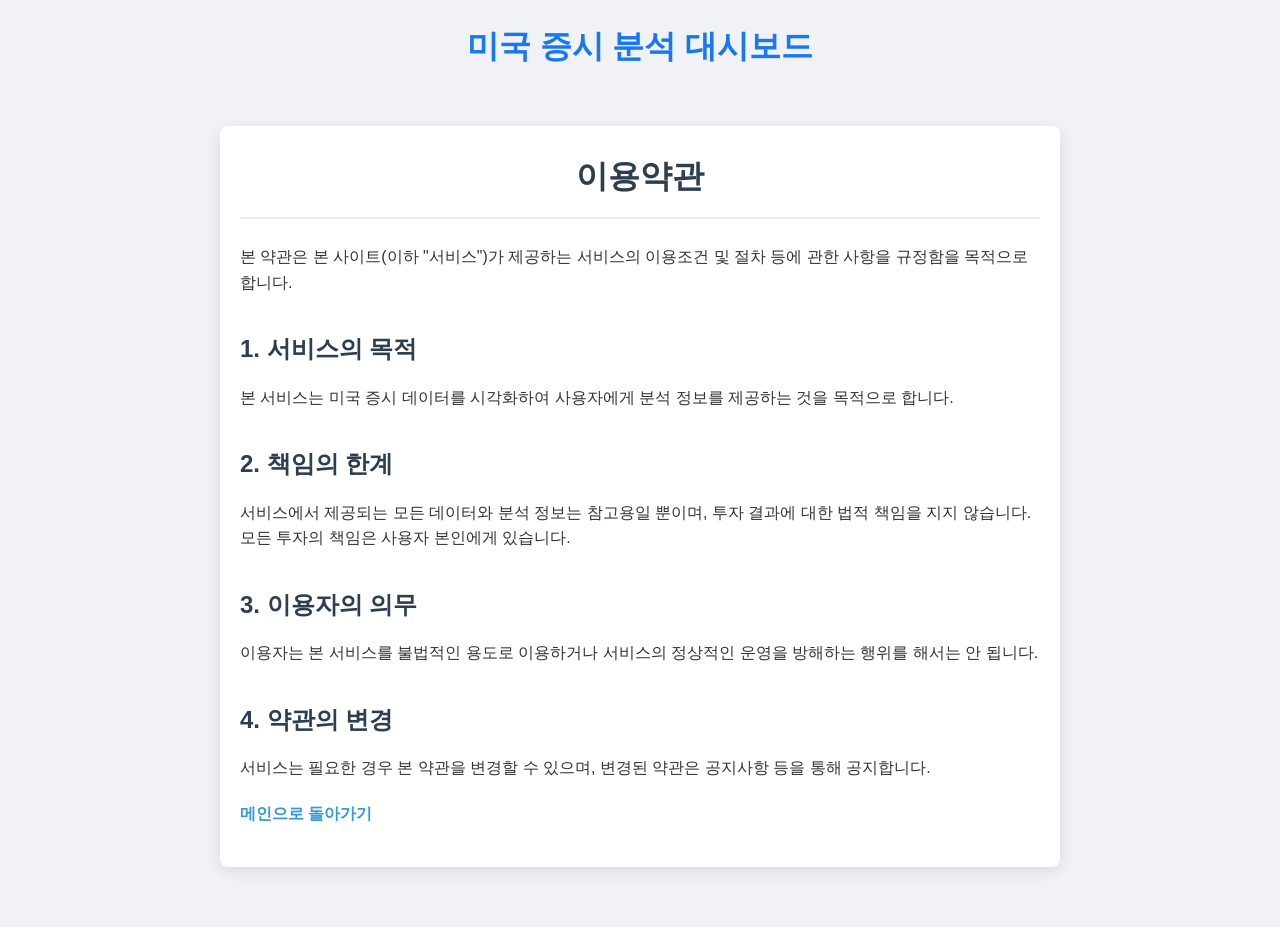
<file: terms.html>
<!DOCTYPE html>
<html lang="ko">
<head>
    <meta charset="UTF-8">
    <meta name="viewport" content="width=device-width, initial-scale=1.0">
    <title>이용약관 - 미국 증시 분석 대시보드</title>
    <link rel="stylesheet" href="style.css">
    <style>
        .content-page { max-width: 800px; margin: 40px auto; padding: 20px; line-height: 1.6; }
        h1 { border-bottom: 2px solid #eee; padding-bottom: 10px; }
        h2 { margin-top: 30px; }
    </style>
    <script async src="https://pagead2.googlesyndication.com/pagead/js/adsbygoogle.js?client=ca-pub-3729084296175196"
    crossorigin="anonymous"></script>
</head>
<body>
    <header class="dashboard-header">
        <h1 onclick="location.href='index.html'" style="cursor:pointer">미국 증시 분석 대시보드</h1>
    </header>

    <div class="content-page">
        <h1>이용약관</h1>
        <p>본 약관은 본 사이트(이하 "서비스")가 제공하는 서비스의 이용조건 및 절차 등에 관한 사항을 규정함을 목적으로 합니다.</p>
        
        <h2>1. 서비스의 목적</h2>
        <p>본 서비스는 미국 증시 데이터를 시각화하여 사용자에게 분석 정보를 제공하는 것을 목적으로 합니다.</p>

        <h2>2. 책임의 한계</h2>
        <p>서비스에서 제공되는 모든 데이터와 분석 정보는 참고용일 뿐이며, 투자 결과에 대한 법적 책임을 지지 않습니다. 모든 투자의 책임은 사용자 본인에게 있습니다.</p>

        <h2>3. 이용자의 의무</h2>
        <p>이용자는 본 서비스를 불법적인 용도로 이용하거나 서비스의 정상적인 운영을 방해하는 행위를 해서는 안 됩니다.</p>

        <h2>4. 약관의 변경</h2>
        <p>서비스는 필요한 경우 본 약관을 변경할 수 있으며, 변경된 약관은 공지사항 등을 통해 공지합니다.</p>

        <p><a href="index.html">메인으로 돌아가기</a></p>
    </div>
<script src="counter.js?v=20260316_v2"></script>
</body>
</html>
</file>
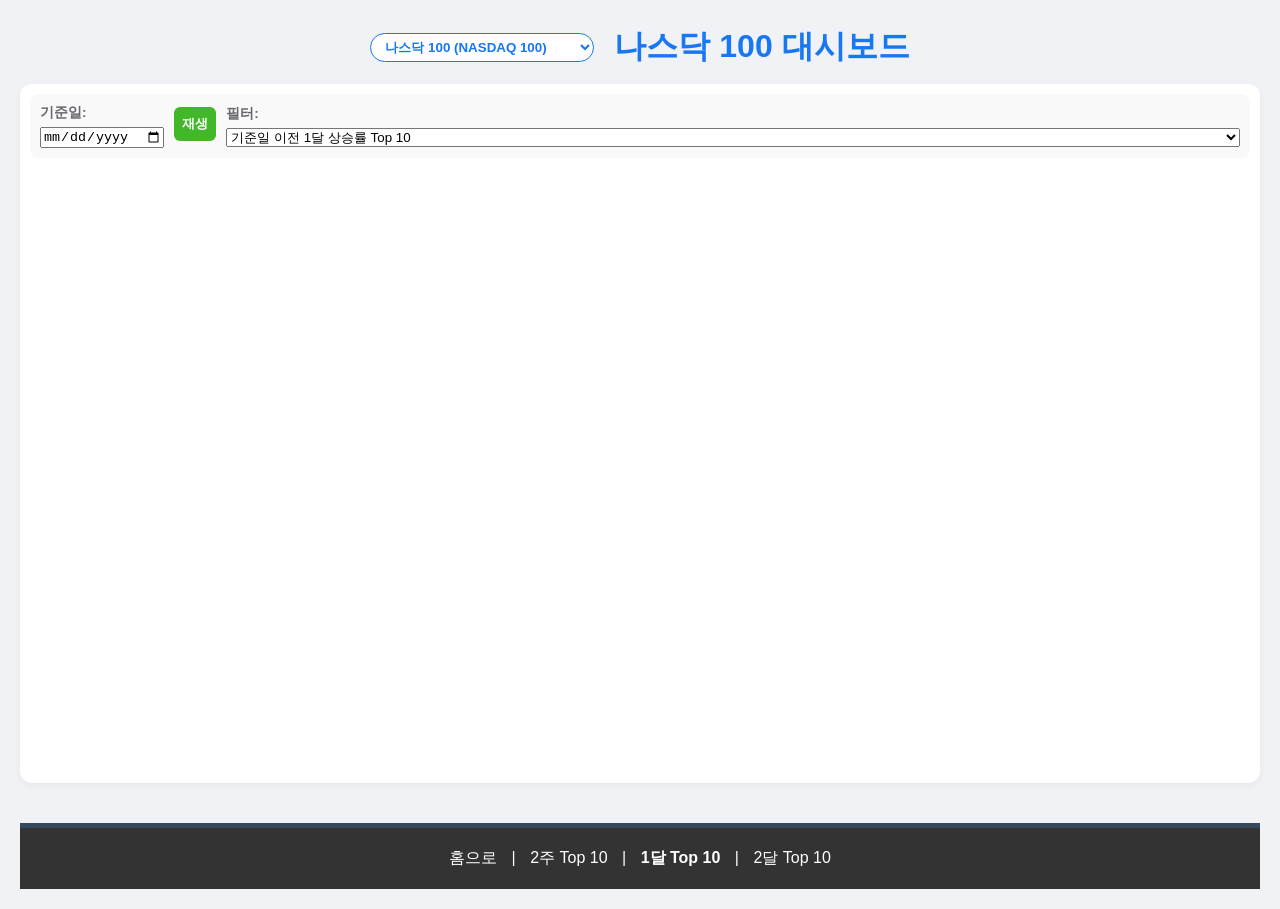
<file: top-1m.html>
<!DOCTYPE html>
<html lang="ko">
<head>
    <meta charset="UTF-8">
    <meta name="viewport" content="width=device-width, initial-scale=1.0, maximum-scale=1.0, user-scalable=no">
    <title>최근 1달 수익률 Top 10 - 미국 증시 분석 대시보드</title>
    <script src="https://code.highcharts.com/stock/highstock.js"></script>
    <script src="https://code.highcharts.com/highcharts-more.js"></script>
    <script src="https://code.highcharts.com/stock/modules/data.js"></script>
    <script src="https://code.highcharts.com/stock/modules/exporting.js"></script>
    <script src="https://code.highcharts.com/stock/modules/accessibility.js"></script>
    <link rel="stylesheet" href="style.css">
</head>
<body>
    <header class="dashboard-header">
        <select id="dashboard-select">
            <option value="NASDAQ100">나스닥 100 (NASDAQ 100)</option>
            <option value="SP500">S&P 500 (Standard & Poor's)</option>
            <option value="SP500_EX_NDX">S&P 500 (나스닥 100 제외)</option>
        </select>
        <h1 id="dashboard-title">최근 1달 수익률 Top 10</h1>
    </header>

    <main>
        <div class="tabs" style="display:none;">
            <button class="tab-link active" onclick="openTab(event, 'bubble-tab')">버블차트</button>
            <button class="tab-link" onclick="openTab(event, 'analysis-tab')">종목분석</button>
        </div>

        <div id="bubble-tab" class="tab-content active">
            <div id="bubble-section">
                <div class="bubble-controls">
                    <div class="control-group">
                        <label>기준일:</label>
                        <input type="date" id="bubble-start-date">
                    </div>
                    <div class="control-group">
                        <button id="play-bubble">재생</button>
                        <span id="current-bubble-date"></span>
                    </div>
                    <div class="control-group">
                        <label>필터:</label>
                        <select id="bubble-filter">
                            <option value="mcap-up-1m" selected>기준일 이전 1달 상승률 Top 10</option>
                            <option value="all">전체 종목</option>
                            <option value="mcap-up-1w">기준일 이전 1주 상승률 Top 10</option>
                            <option value="mcap-up-2w">기준일 이전 2주 상승률 Top 10</option>
                            <option value="mcap-up-2m">기준일 이전 2개월 상승률 Top 10</option>
                        </select>
                    </div>
                    <!-- Hidden elements needed by main.js -->
                    <div style="display:none;">
                        <select id="speed-control"><option value="1" selected>1x</option></select>
                        <div id="sector-checkboxes"><input type="checkbox" value="all" checked></div>
                        <span id="selected-sectors-text"></span>
                        <input type="range" id="date-slider">
                        <input type="text" id="stock-search">
                        <select id="stock-select"></select>
                        <input type="date" id="start-date">
                        <input type="date" id="end-date">
                    </div>
                </div>
                <div id="bubble-container" class="chart-container"></div>
            </div>
        </div>

        <!-- Hidden analysis tab content for main.js compatibility -->
        <div id="analysis-tab" class="tab-content" style="display:none;">
            <div id="container"></div>
        </div>
    </main>

    <footer class="dashboard-footer" style="padding: 20px; background: #333; color: #fff; text-align: center; margin-top: 40px;">
        <div class="footer-links">
            <a href="index.html" style="color: #fff; margin: 0 10px; text-decoration: none;">홈으로</a> |
            <a href="top-2w.html" style="color: #fff; margin: 0 10px; text-decoration: none;">2주 Top 10</a> |
            <a href="top-1m.html" style="color: #fff; margin: 0 10px; text-decoration: none; font-weight: bold;">1달 Top 10</a> |
            <a href="top-2m.html" style="color: #fff; margin: 0 10px; text-decoration: none;">2달 Top 10</a>
        </div>
    </footer>
    <script src="main.js"></script>
</body>
</html>
</file>
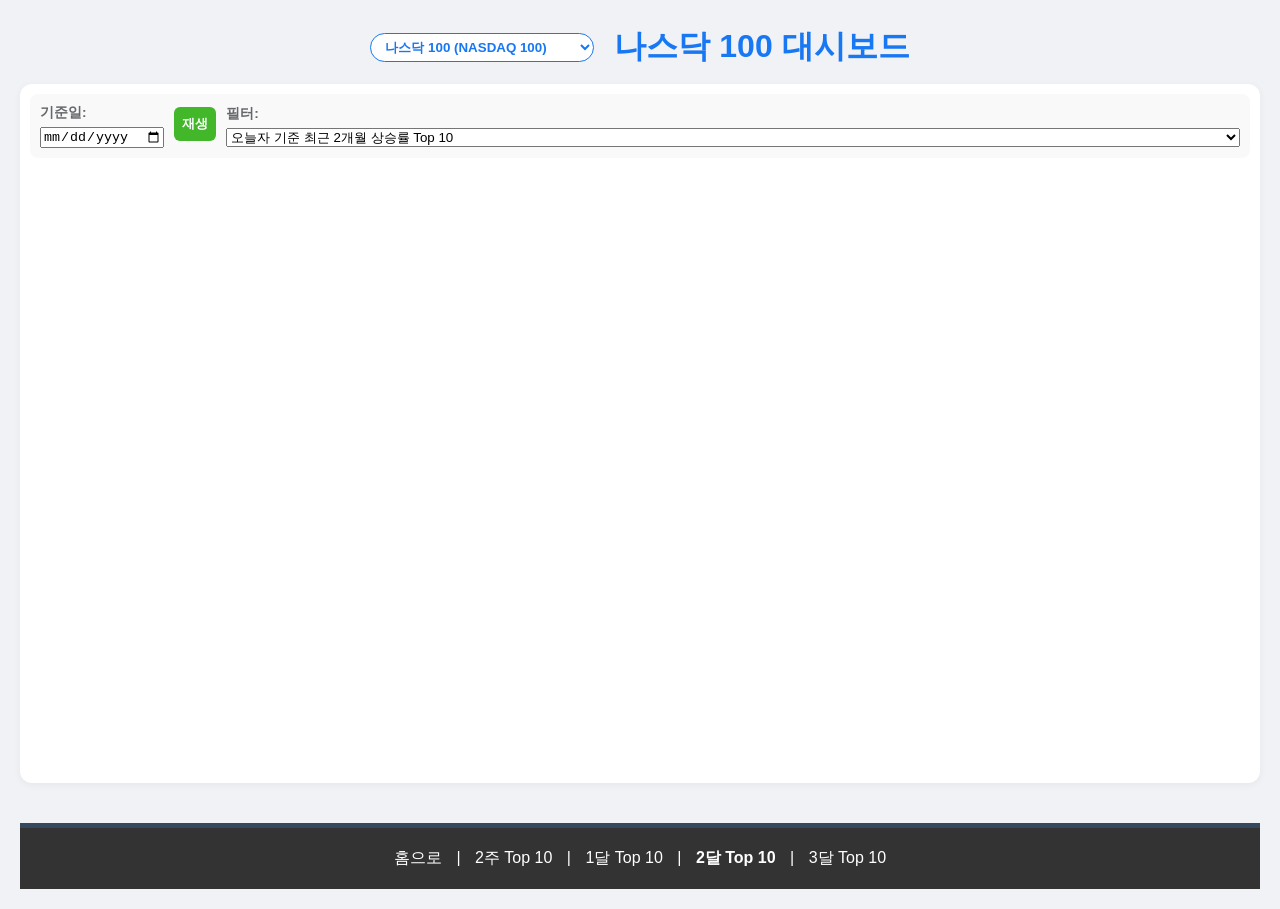
<file: top-2m.html>
<!DOCTYPE html>
<html lang="ko">
<head>
    <meta charset="UTF-8">
    <meta name="viewport" content="width=device-width, initial-scale=1.0, maximum-scale=1.0, user-scalable=no">
    <title>최근 2개월 수익률 Top 10 - 미국 증시 분석 대시보드</title>
    <script src="https://code.highcharts.com/stock/highstock.js"></script>
    <script src="https://code.highcharts.com/highcharts-more.js"></script>
    <script src="https://code.highcharts.com/stock/modules/data.js"></script>
    <script src="https://code.highcharts.com/stock/modules/exporting.js"></script>
    <script src="https://code.highcharts.com/stock/modules/accessibility.js"></script>
    <link rel="stylesheet" href="style.css">
</head>
<body>
    <header class="dashboard-header">
        <select id="dashboard-select">
            <option value="NASDAQ100">나스닥 100 (NASDAQ 100)</option>
            <option value="SP500">S&P 500 (Standard & Poor's)</option>
            <option value="SP500_EX_NDX">S&P 500 (나스닥 100 제외)</option>
        </select>
        <h1 id="dashboard-title">최근 2개월 수익률 Top 10</h1>
    </header>

    <main>
        <div class="tabs" style="display:none;">
            <button class="tab-link active" onclick="openTab(event, 'bubble-tab')">버블차트</button>
            <button class="tab-link" onclick="openTab(event, 'analysis-tab')">종목분석</button>
        </div>

        <div id="bubble-tab" class="tab-content active">
            <div id="bubble-section">
                <div class="bubble-controls">
                    <div class="control-group">
                        <label>기준일:</label>
                        <input type="date" id="bubble-start-date">
                    </div>
                    <div class="control-group">
                        <button id="play-bubble">재생</button>
                        <span id="current-bubble-date"></span>
                    </div>
                    <div class="control-group">
                        <label>필터:</label>
                        <select id="bubble-filter">
                            <option value="mcap-up-2m" selected>오늘자 기준 최근 2개월 상승률 Top 10</option>
                            <option value="all">전체 종목</option>
                            <option value="mcap-up-1w">기준일 이전 1주 상승률 Top 10</option>
                            <option value="mcap-up-2w">기준일 이전 2주 상승률 Top 10</option>
                            <option value="mcap-up-1m">기준일 이전 1달 상승률 Top 10</option>
                            <option value="mcap-up-3m">기준일 이전 3달 상승률 Top 10</option>
                        </select>
                    </div>
                    <!-- Hidden elements needed by main.js -->
                    <div style="display:none;">
                        <select id="speed-control"><option value="1" selected>1x</option></select>
                        <div id="sector-checkboxes"><input type="checkbox" value="all" checked></div>
                        <span id="selected-sectors-text"></span>
                        <input type="range" id="date-slider">
                        <input type="text" id="stock-search">
                        <select id="stock-select"></select>
                        <input type="date" id="start-date">
                        <input type="date" id="end-date">
                    </div>
                </div>
                <div id="bubble-container" class="chart-container"></div>
            </div>
        </div>

        <!-- Hidden analysis tab content for main.js compatibility -->
        <div id="analysis-tab" class="tab-content" style="display:none;">
            <div id="container"></div>
        </div>
    </main>

    <footer class="dashboard-footer" style="padding: 20px; background: #333; color: #fff; text-align: center; margin-top: 40px;">
        <div class="footer-links">
            <a href="index.html" style="color: #fff; margin: 0 10px; text-decoration: none;">홈으로</a> |
            <a href="top-2w.html" style="color: #fff; margin: 0 10px; text-decoration: none;">2주 Top 10</a> |
            <a href="top-1m.html" style="color: #fff; margin: 0 10px; text-decoration: none;">1달 Top 10</a> |
            <a href="top-2m.html" style="color: #fff; margin: 0 10px; text-decoration: none; font-weight: bold;">2달 Top 10</a> |
            <a href="top-3m.html" style="color: #fff; margin: 0 10px; text-decoration: none;">3달 Top 10</a>
        </div>
    </footer>
    <script src="main.js"></script>
</body>
</html>
</file>
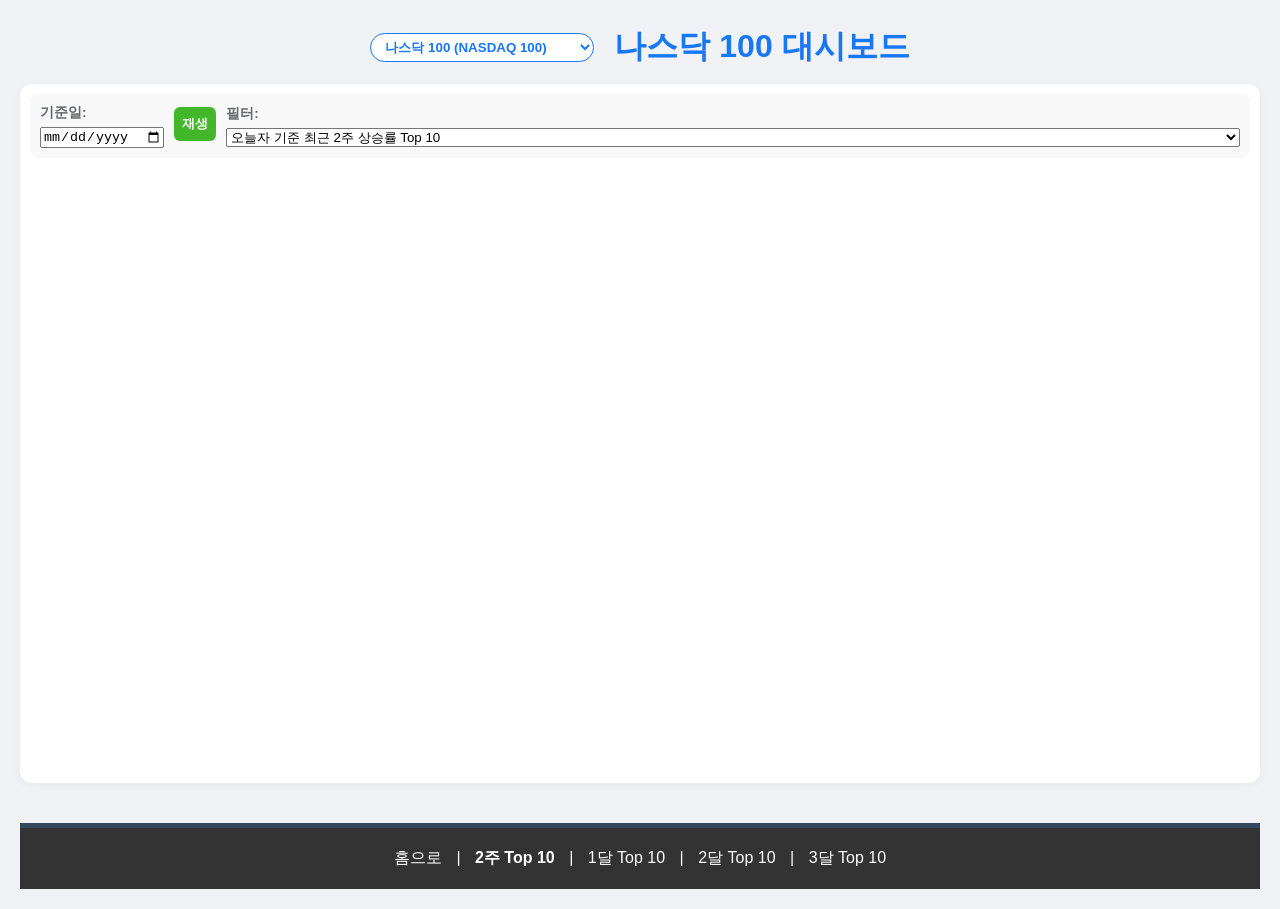
<file: top-2w.html>
<!DOCTYPE html>
<html lang="ko">
<head>
    <meta charset="UTF-8">
    <meta name="viewport" content="width=device-width, initial-scale=1.0, maximum-scale=1.0, user-scalable=no">
    <title>최근 2주 수익률 Top 10 - 미국 증시 분석 대시보드</title>
    <script src="https://code.highcharts.com/stock/highstock.js"></script>
    <script src="https://code.highcharts.com/highcharts-more.js"></script>
    <script src="https://code.highcharts.com/stock/modules/data.js"></script>
    <script src="https://code.highcharts.com/stock/modules/exporting.js"></script>
    <script src="https://code.highcharts.com/stock/modules/accessibility.js"></script>
    <link rel="stylesheet" href="style.css">
</head>
<body>
    <header class="dashboard-header">
        <select id="dashboard-select">
            <option value="NASDAQ100">나스닥 100 (NASDAQ 100)</option>
            <option value="SP500">S&P 500 (Standard & Poor's)</option>
            <option value="SP500_EX_NDX">S&P 500 (나스닥 100 제외)</option>
        </select>
        <h1 id="dashboard-title">최근 2주 수익률 Top 10</h1>
    </header>

    <main>
        <div class="tabs" style="display:none;">
            <button class="tab-link active" onclick="openTab(event, 'bubble-tab')">버블차트</button>
            <button class="tab-link" onclick="openTab(event, 'analysis-tab')">종목분석</button>
        </div>

        <div id="bubble-tab" class="tab-content active">
            <div id="bubble-section">
                <div class="bubble-controls">
                    <div class="control-group">
                        <label>기준일:</label>
                        <input type="date" id="bubble-start-date">
                    </div>
                    <div class="control-group">
                        <button id="play-bubble">재생</button>
                        <span id="current-bubble-date"></span>
                    </div>
                    <div class="control-group">
                        <label>필터:</label>
                        <select id="bubble-filter">
                            <option value="mcap-up-2w" selected>오늘자 기준 최근 2주 상승률 Top 10</option>
                            <option value="all">전체 종목</option>
                            <option value="mcap-up-1w">기준일 이전 1주 상승률 Top 10</option>
                            <option value="mcap-up-1m">기준일 이전 1달 상승률 Top 10</option>
                            <option value="mcap-up-2m">기준일 이전 2개월 상승률 Top 10</option>
                            <option value="mcap-up-3m">기준일 이전 3달 상승률 Top 10</option>
                        </select>
                    </div>
                    <!-- Hidden elements needed by main.js -->
                    <div style="display:none;">
                        <select id="speed-control"><option value="1" selected>1x</option></select>
                        <div id="sector-checkboxes"><input type="checkbox" value="all" checked></div>
                        <span id="selected-sectors-text"></span>
                        <input type="range" id="date-slider">
                        <input type="text" id="stock-search">
                        <select id="stock-select"></select>
                        <input type="date" id="start-date">
                        <input type="date" id="end-date">
                    </div>
                </div>
                <div id="bubble-container" class="chart-container"></div>
            </div>
        </div>

        <!-- Hidden analysis tab content for main.js compatibility -->
        <div id="analysis-tab" class="tab-content" style="display:none;">
            <div id="container"></div>
        </div>
    </main>

    <footer class="dashboard-footer" style="padding: 20px; background: #333; color: #fff; text-align: center; margin-top: 40px;">
        <div class="footer-links">
            <a href="index.html" style="color: #fff; margin: 0 10px; text-decoration: none;">홈으로</a> |
            <a href="top-2w.html" style="color: #fff; margin: 0 10px; text-decoration: none; font-weight: bold;">2주 Top 10</a> |
            <a href="top-1m.html" style="color: #fff; margin: 0 10px; text-decoration: none;">1달 Top 10</a> |
            <a href="top-2m.html" style="color: #fff; margin: 0 10px; text-decoration: none;">2달 Top 10</a> |
            <a href="top-3m.html" style="color: #fff; margin: 0 10px; text-decoration: none;">3달 Top 10</a>
        </div>
    </footer>
    <script src="main.js"></script>
</body>
</html>
</file>
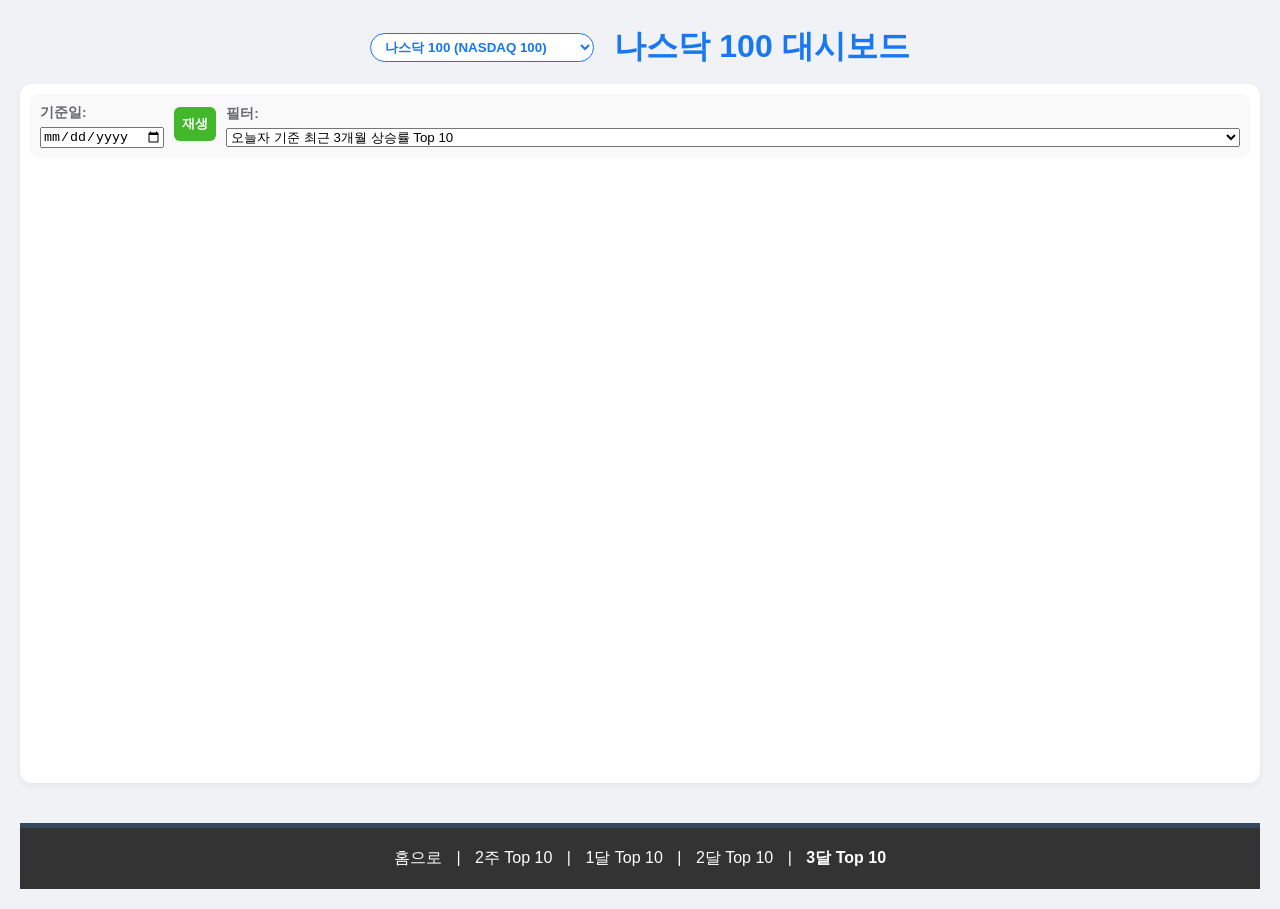
<file: top-3m.html>
<!DOCTYPE html>
<html lang="ko">
<head>
    <meta charset="UTF-8">
    <meta name="viewport" content="width=device-width, initial-scale=1.0, maximum-scale=1.0, user-scalable=no">
    <title>최근 3개월 수익률 Top 10 - 미국 증시 분석 대시보드</title>
    <script src="https://code.highcharts.com/stock/highstock.js"></script>
    <script src="https://code.highcharts.com/highcharts-more.js"></script>
    <script src="https://code.highcharts.com/stock/modules/data.js"></script>
    <script src="https://code.highcharts.com/stock/modules/exporting.js"></script>
    <script src="https://code.highcharts.com/stock/modules/accessibility.js"></script>
    <link rel="stylesheet" href="style.css">
</head>
<body>
    <header class="dashboard-header">
        <select id="dashboard-select">
            <option value="NASDAQ100">나스닥 100 (NASDAQ 100)</option>
            <option value="SP500">S&P 500 (Standard & Poor's)</option>
            <option value="SP500_EX_NDX">S&P 500 (나스닥 100 제외)</option>
        </select>
        <h1 id="dashboard-title">최근 3개월 수익률 Top 10</h1>
    </header>

    <main>
        <div class="tabs" style="display:none;">
            <button class="tab-link active" onclick="openTab(event, 'bubble-tab')">버블차트</button>
            <button class="tab-link" onclick="openTab(event, 'analysis-tab')">종목분석</button>
        </div>

        <div id="bubble-tab" class="tab-content active">
            <div id="bubble-section">
                <div class="bubble-controls">
                    <div class="control-group">
                        <label>기준일:</label>
                        <input type="date" id="bubble-start-date">
                    </div>
                    <div class="control-group">
                        <button id="play-bubble">재생</button>
                        <span id="current-bubble-date"></span>
                    </div>
                    <div class="control-group">
                        <label>필터:</label>
                        <select id="bubble-filter">
                            <option value="mcap-up-3m" selected>오늘자 기준 최근 3개월 상승률 Top 10</option>
                            <option value="all">전체 종목</option>
                            <option value="mcap-up-1w">기준일 이전 1주 상승률 Top 10</option>
                            <option value="mcap-up-2w">기준일 이전 2주 상승률 Top 10</option>
                            <option value="mcap-up-1m">기준일 이전 1달 상승률 Top 10</option>
                            <option value="mcap-up-2m">기준일 이전 2개월 상승률 Top 10</option>
                        </select>
                    </div>
                    <!-- Hidden elements needed by main.js -->
                    <div style="display:none;">
                        <select id="speed-control"><option value="1" selected>1x</option></select>
                        <div id="sector-checkboxes"><input type="checkbox" value="all" checked></div>
                        <span id="selected-sectors-text"></span>
                        <input type="range" id="date-slider">
                        <input type="text" id="stock-search">
                        <select id="stock-select"></select>
                        <input type="date" id="start-date">
                        <input type="date" id="end-date">
                    </div>
                </div>
                <div id="bubble-container" class="chart-container"></div>
            </div>
        </div>

        <!-- Hidden analysis tab content for main.js compatibility -->
        <div id="analysis-tab" class="tab-content" style="display:none;">
            <div id="container"></div>
        </div>
    </main>

    <footer class="dashboard-footer" style="padding: 20px; background: #333; color: #fff; text-align: center; margin-top: 40px;">
        <div class="footer-links">
            <a href="index.html" style="color: #fff; margin: 0 10px; text-decoration: none;">홈으로</a> |
            <a href="top-2w.html" style="color: #fff; margin: 0 10px; text-decoration: none;">2주 Top 10</a> |
            <a href="top-1m.html" style="color: #fff; margin: 0 10px; text-decoration: none;">1달 Top 10</a> |
            <a href="top-2m.html" style="color: #fff; margin: 0 10px; text-decoration: none;">2달 Top 10</a> |
            <a href="top-3m.html" style="color: #fff; margin: 0 10px; text-decoration: none; font-weight: bold;">3달 Top 10</a>
        </div>
    </footer>
    <script src="main.js"></script>
</body>
</html>
</file>
<file: style.css>
body {
    font-family: -apple-system, BlinkMacSystemFont, 'Segoe UI', Roboto, Helvetica, Arial, sans-serif;
    margin: 0;
    padding: 10px;
    background-color: #f0f2f5;
    color: #1c1e21;
    -webkit-font-smoothing: antialiased;
}

.dashboard-header {
    display: flex;
    flex-direction: column;
    align-items: center;
    margin-bottom: 10px;
    gap: 5px;
}

#dashboard-select {
    padding: 5px 10px;
    border-radius: 20px;
    border: 1px solid #1877f2;
    background: white;
    color: #1877f2;
    font-weight: bold;
    cursor: pointer;
    outline: none;
}

h1 {
    text-align: center;
    color: #1877f2;
    margin: 5px 0;
    font-size: 1.5em;
}

/* Tab Styles */
.tabs {
    display: flex;
    justify-content: center;
    gap: 5px;
    margin-bottom: 15px;
    position: sticky;
    top: 0;
    z-index: 100;
    background-color: #f0f2f5;
    padding: 5px 0;
}

.tab-link {
    flex: 1;
    max-width: 150px;
    padding: 10px;
    border: none;
    background-color: #fff;
    cursor: pointer;
    font-size: 0.95em;
    font-weight: bold;
    border-radius: 8px;
    box-shadow: 0 1px 3px rgba(0,0,0,0.1);
    transition: all 0.2s;
    text-align: center;
}

.tab-link.active {
    background-color: #1877f2;
    color: white;
}

.tab-content {
    display: none;
}

.tab-content.active {
    display: block;
}

/* Bubble Chart Specific Styles */
#bubble-section {
    background-color: #fff;
    padding: 10px;
    border-radius: 12px;
    box-shadow: 0 2px 8px rgba(0,0,0,0.05);
}

.bubble-controls {
    display: grid;
    grid-template-columns: 1fr 1fr;
    gap: 10px;
    margin-bottom: 15px;
    padding: 10px;
    background-color: #f9f9f9;
    border-radius: 8px;
}

.control-group {
    display: flex;
    flex-direction: column;
    gap: 5px;
    justify-content: center;
}

.control-group:last-child {
    grid-column: span 2;
}

.control-group label {
    font-size: 0.85em;
    font-weight: bold;
    color: #65676b;
}

#play-bubble {
    width: 100%;
    padding: 8px;
    background-color: #42b72a;
    color: white;
    border: none;
    border-radius: 6px;
    font-weight: bold;
    cursor: pointer;
}

#current-bubble-date {
    font-family: 'Courier New', Courier, monospace;
    font-weight: bold;
    font-size: 1.1em;
    text-align: center;
}

.timeline-container {
    margin: 10px 0;
}

.timeline-container input[type="range"] {
    width: 100%;
    height: 25px; /* Larger hit area for mobile */
}

/* Analysis Tab Styles */
.controls {
    margin-bottom: 15px;
    padding: 15px;
    background-color: #fff;
    border-radius: 12px;
    display: flex;
    flex-direction: column;
    gap: 15px;
}

.search-box, .timeframe-box, .date-box {
    display: flex;
    gap: 5px;
    width: 100%;
}

.search-box input, .search-box select {
    flex: 1;
    padding: 8px;
    border: 1px solid #ddd;
    border-radius: 6px;
}

.timeframe-box button {
    flex: 1;
    padding: 8px;
    border: 1px solid #ddd;
    background: #fff;
    border-radius: 6px;
    font-size: 0.9em;
}

.timeframe-box button.active {
    background-color: #1877f2;
    color: white;
}

.date-box {
    align-items: center;
    justify-content: space-between;
}

.date-box input {
    width: 45%;
    padding: 8px;
    border: 1px solid #ddd;
    border-radius: 6px;
}

#recommendation h3 {
    margin: 5px 0;
    color: #1c1e21;
}

.chart-container {
    height: calc(100vh - 250px);
    min-height: 400px;
    width: 100%;
    background-color: #fff;
    border-radius: 12px;
    overflow: hidden;
}

/* Footer Styling */
.dashboard-footer {
    padding: 30px 20px;
    background: #2c3e50;
    color: #ecf0f1;
    text-align: center;
    margin-top: 50px;
    border-top: 5px solid #34495e;
}

.footer-links a {
    transition: color 0.3s;
}

.footer-links a:hover {
    color: #3498db !important;
}

/* Content Page Styling (for about, privacy, terms, etc.) */
.content-page {
    max-width: 900px;
    margin: 40px auto;
    padding: 30px;
    background: #fff;
    box-shadow: 0 4px 15px rgba(0,0,0,0.1);
    border-radius: 8px;
    line-height: 1.8;
    color: #333;
}

.content-page h1 {
    color: #2c3e50;
    margin-bottom: 25px;
    padding-bottom: 15px;
    border-bottom: 2px solid #eee;
}

.content-page h2 {
    color: #2c3e50;
    margin-top: 35px;
    margin-bottom: 15px;
}

.content-page p {
    margin-bottom: 20px;
}

.content-page a {
    color: #3498db;
    text-decoration: none;
    font-weight: bold;
}

.content-page a:hover {
    text-decoration: underline;
}

/* Responsive Styles */
@media (min-width: 768px) {
    body { padding: 20px; }
    .dashboard-header {
        flex-direction: row;
        justify-content: center;
        gap: 20px;
    }
    h1 { font-size: 2em; }
    .bubble-controls {
        grid-template-columns: auto auto 1fr;
    }
    .control-group:last-child {
        grid-column: auto;
    }
    .controls {
        flex-direction: row;
        flex-wrap: wrap;
    }
    .search-box, .timeframe-box, .date-box {
        width: auto;
    }
    .chart-container {
        height: 600px;
    }
}

@media (max-width: 600px) {
    .footer-links a {
        display: block;
        margin: 10px 0 !important;
    }
}

/* Mobile Landscape Optimization */
@media (max-height: 500px) and (orientation: landscape) {
    body { padding: 5px; }
    
    .dashboard-header, #service-description {
        display: none; /* Hide header and description to save space */
    }
    
    .tabs {
        margin-bottom: 5px;
        padding: 2px 0;
    }
    
    .tab-link {
        padding: 5px;
        font-size: 0.85em;
    }
    
    .bubble-controls {
        display: flex;
        flex-direction: row;
        align-items: center;
        gap: 15px;
        padding: 5px;
        margin-bottom: 5px;
    }
    
    .control-group {
        flex-direction: row;
        align-items: center;
        gap: 5px;
    }
    
    .control-group label {
        display: none; /* Hide labels to save space */
    }

    .control-group:last-child {
        flex: 1;
    }
    
    #play-bubble {
        padding: 5px 15px;
        width: auto;
    }
    
    .timeline-container {
        margin: 2px 0;
    }
    
    .chart-container {
        height: calc(100vh - 100px); /* Maximize chart height */
        min-height: 250px;
    }

    .controls {
        padding: 5px;
        margin-bottom: 5px;
        flex-direction: row;
        gap: 10px;
    }

    .search-box, .timeframe-box, .date-box {
        flex: 1;
    }
}

/* Multi-select Dropdown */
.multi-select {
    position: relative;
    width: 100%;
}

.multi-select .select-box {
    display: flex;
    justify-content: space-between;
    align-items: center;
    padding: 8px 12px;
    background: #fff;
    border: 1px solid #ddd;
    border-radius: 6px;
    cursor: pointer;
    font-size: 0.9em;
}

.multi-select .checkboxes {
    display: none;
    position: absolute;
    top: 100%;
    left: 0;
    right: 0;
    background: #fff;
    border: 1px solid #ddd;
    border-radius: 6px;
    z-index: 1000;
    max-height: 200px;
    overflow-y: auto;
    box-shadow: 0 4px 12px rgba(0,0,0,0.1);
}

.multi-select .checkboxes.active {
    display: flex;
    flex-direction: column;
}

.multi-select .checkboxes label {
    padding: 8px 12px;
    cursor: pointer;
    display: flex;
    align-items: center;
    gap: 8px;
    font-size: 0.9em;
    font-weight: normal;
}

.multi-select .checkboxes label:hover {
    background-color: #f0f2f5;
}

.multi-select .arrow {
    font-size: 0.7em;
    color: #65676b;
}
</file>
